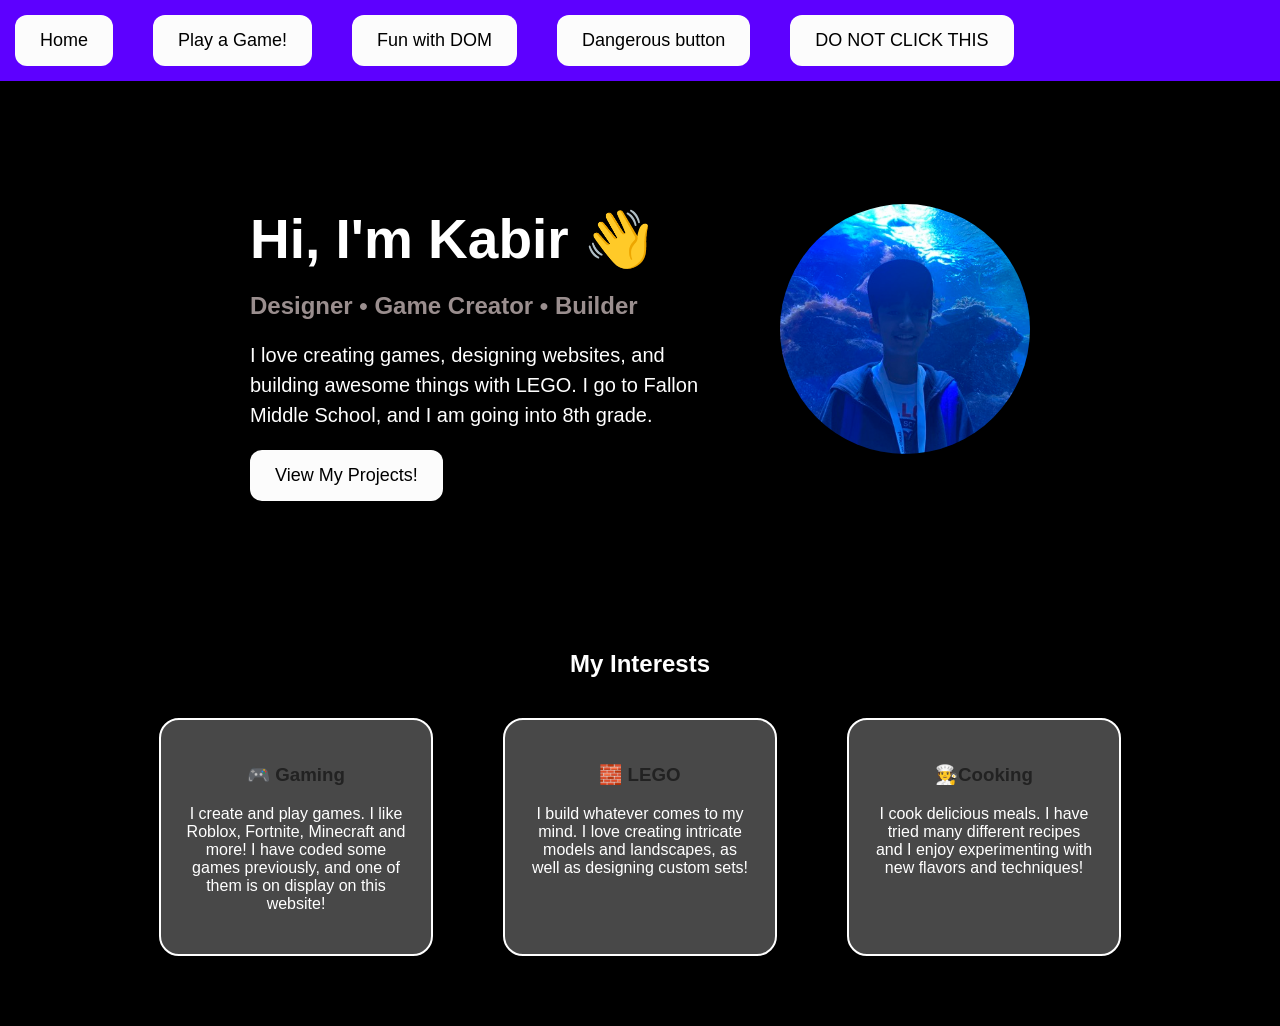
<file: index.html>
<!DOCTYPE html>

<html lang="en">

    <head>
        <meta charset="UTF-8">
        <meta name="viewport" content="width=device-width, initial-scale=1.0">
        <title>All About Me</title>
                              
        <link rel="stylesheet" href="style.css?v=original-style-1">

    </head>
    <body>

<nav>
    
    <div class="nav-links">
        <button onclick="window.location.href='index.html'">
        Home
        </button>
        <button onclick="window.location.href='game.html'">
        Play a Game!
        </button>
        <button onclick="window.location.href='dom.html'">
        Fun with DOM
        </button>
        <button onclick="window.location.href='rickroll.html'">
        Dangerous button
        </button>
        <button onclick="window.location.href='danger.html'">
        DO NOT CLICK THIS
        </button>
    </div>
</nav>


<section class="hero">

    <div class="hero-text">
        <h1>Hi, I'm Kabir 👋</h1>

        <h2>
            Designer • Game Creator • Builder
        </h2>

        <p>
            I love creating games, designing websites,
            and building awesome things with LEGO. I go to Fallon Middle School, and I am going into 8th grade. 
        </p>

        
        <button onclick="window.location.href='project.html'">
        View My Projects!
        </button>
    </div>


    <div class="hero-image">
        <img src="images/55455FA6-52C7-4349-827C-5D63ACBA8C07_4_5005_c.jpeg" alt="Kabir">
    </div>

</section>


<section class="cards">

<h2>My Interests</h2>

<div class="card-container">

<div class="card">
<h3>🎮 Gaming</h3>
<p>I create and play games. I like Roblox, Fortnite, Minecraft and more! I have coded some games previously, and one of them is on display on this website!</p>
</div>


<div class="card">
<h3>🧱 LEGO</h3>
<p>I build whatever comes to my mind. I love creating intricate models and landscapes, as well as designing custom sets!</p>
</div>


<div class="card">
<h3>🧑‍🍳Cooking</h3>
<p>I cook delicious meals. I have tried many different recipes and I enjoy experimenting with new flavors and techniques!</p>
</div>


</div>

</section>


</body>


</html>
</file>
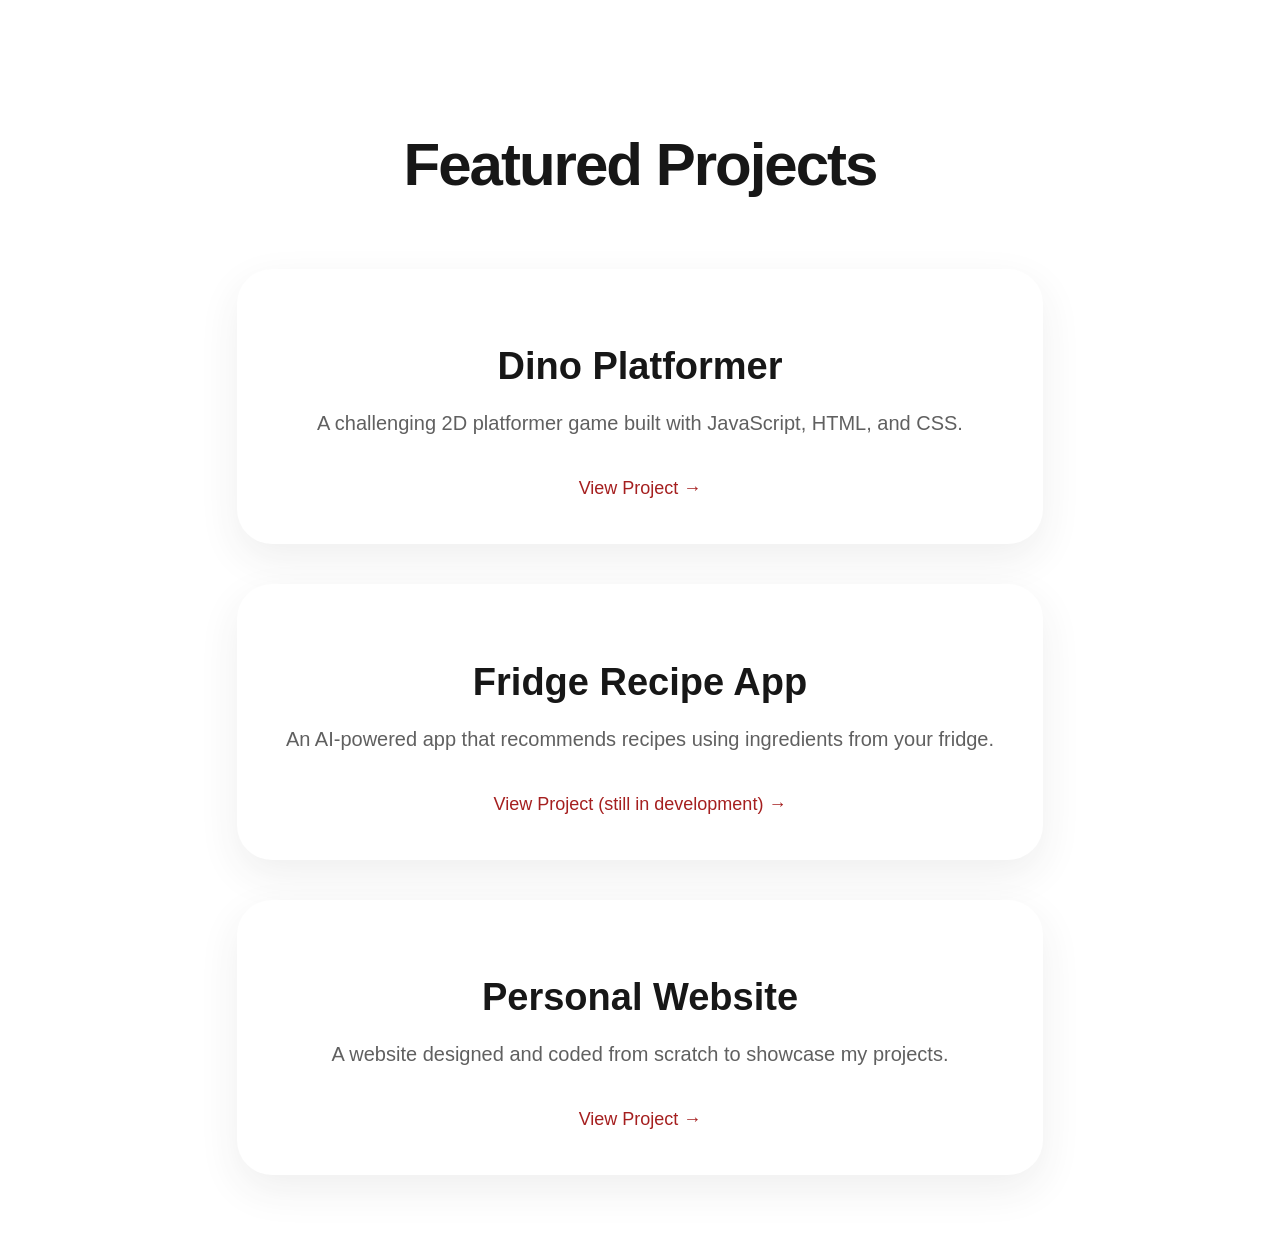
<file: project.html>
<!DOCTYPE html>
<html lang="en">
<head>
    <meta charset="UTF-8">
    <meta name="viewport" content="width=device-width, initial-scale=1.0">
    <title>Featured Projects</title>
    <link rel="stylesheet" href="project.css?v=red-black-1">
</head>

<body>

    <section class="projects">

        <h1>Featured Projects</h1>

        <div class="project-container">

            <div class="project-bubble">
                <h2>Dino Platformer</h2>
                <p>
                    A challenging 2D platformer game built with
                    JavaScript, HTML, and CSS.
                </p>
                <a href="game.html">View Project →</a>
            </div>


            <div class="project-bubble">
                <h2>Fridge Recipe App</h2>
                <p>
                    An AI-powered app that recommends recipes
                    using ingredients from your fridge.
                </p>
                <a href="cooking.html">View Project (still in development) →</a>
            </div>


            <div class="project-bubble">
                <h2>Personal Website</h2>
                <p>
                    A website designed and coded from scratch
                    to showcase my projects.
                </p>
                <a href="index.html">View Project →</a>
            </div>

        </div>

    </section>

</body>
</html>
</file>
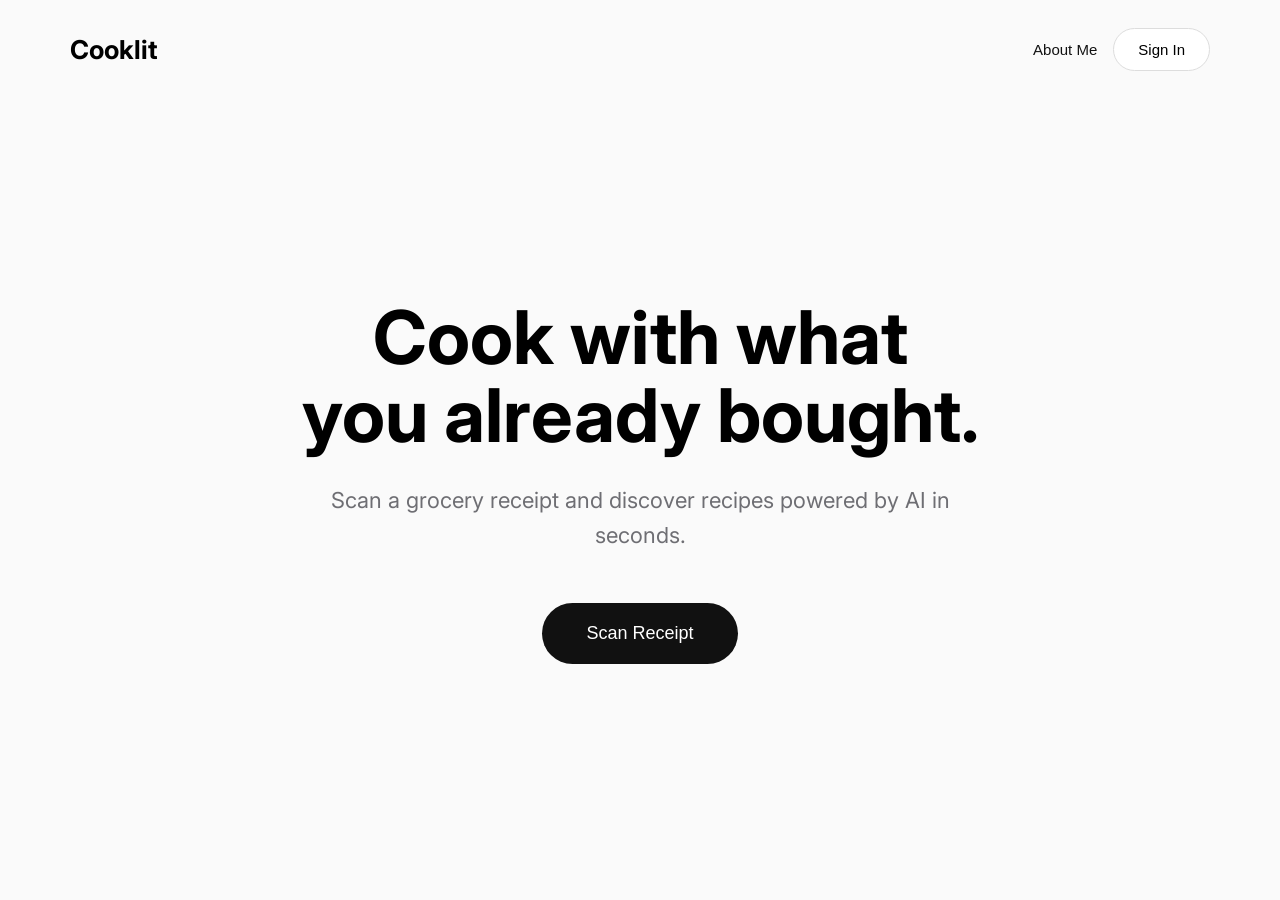
<file: Practice 1/cooking.html>
<!DOCTYPE html>
<html lang="en">
<head>
    <meta charset="UTF-8">
    <meta name="viewport" content="width=device-width, initial-scale=1.0">
    <title>Cooklit</title>

    <link rel="stylesheet" href="cooking.css">

    <!-- Apple-like font -->
    <link href="https://fonts.googleapis.com/css2?family=Inter:wght@300;400;500;600;700&display=swap" rel="stylesheet">
</head>
<body>

    <nav>
    <div class="logo">Cooklit</div>

    <div class="navButtons">
        <button class="aboutButton" onclick="window.location.href='index.html'">
            About Me
        </button>

       <button
         class="navButton"
            onclick="window.location.href='signin.html'"
        >
            Sign In
        </button>
    </div>
    </nav>

    <main class="hero">

        <h1>
            Cook with what<br>
            you already bought.
        </h1>

        <p>
            Scan a grocery receipt and discover recipes
            powered by AI in seconds.
        </p>

        <button class="ctaButton" onclick="window.location.href='camera.html'">
        Scan Receipt
        </button>

    </main>
<script src="cooking.js"></script>
</body>
</html>
</file>
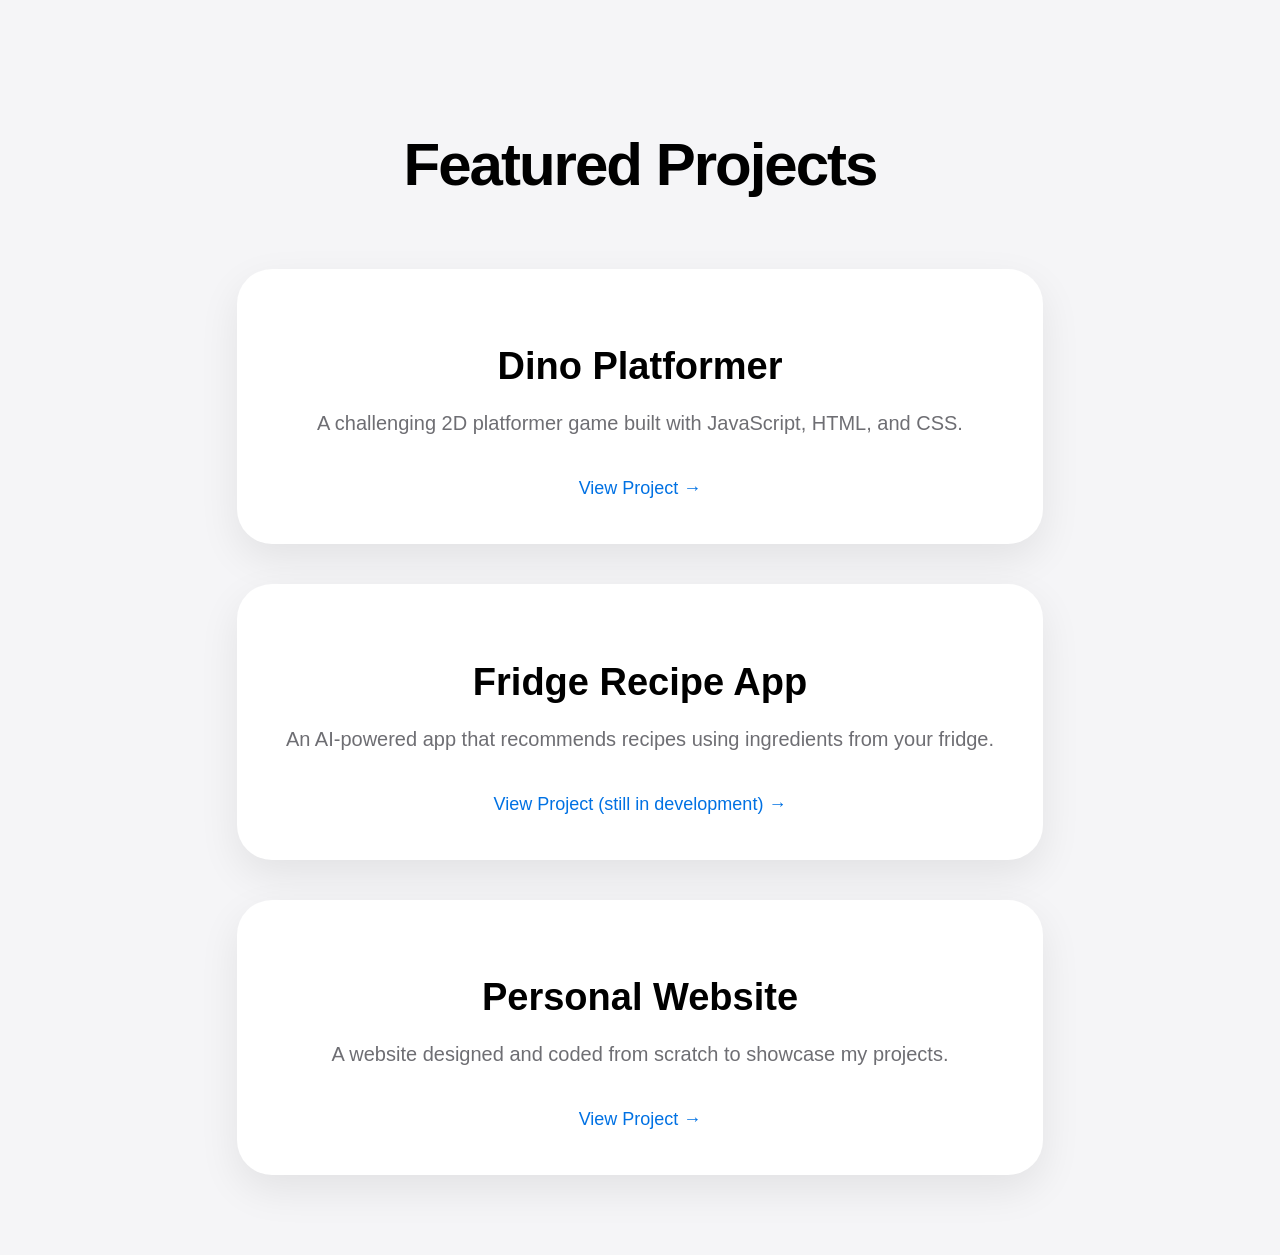
<file: Practice 1/project.html>
<!DOCTYPE html>
<html>
<head>
    <title>Featured Projects</title>
    <link rel="stylesheet" href="project.css">
</head>

<body>

    <section class="projects">

        <h1>Featured Projects</h1>

        <div class="project-container">

            <div class="project-bubble">
                <h2>Dino Platformer</h2>
                <p>
                    A challenging 2D platformer game built with
                    JavaScript, HTML, and CSS.
                </p>
                <a href="game.html">View Project →</a>
            </div>


            <div class="project-bubble">
                <h2>Fridge Recipe App</h2>
                <p>
                    An AI-powered app that recommends recipes
                    using ingredients from your fridge.
                </p>
                <a href="cooking.html">View Project (still in development) →</a>
            </div>


            <div class="project-bubble">
                <h2>Personal Website</h2>
                <p>
                    A website designed and coded from scratch
                    to showcase my projects.
                </p>
                <a href="index.html">View Project →</a>
            </div>

        </div>

    </section>

</body>
</html>
</file>
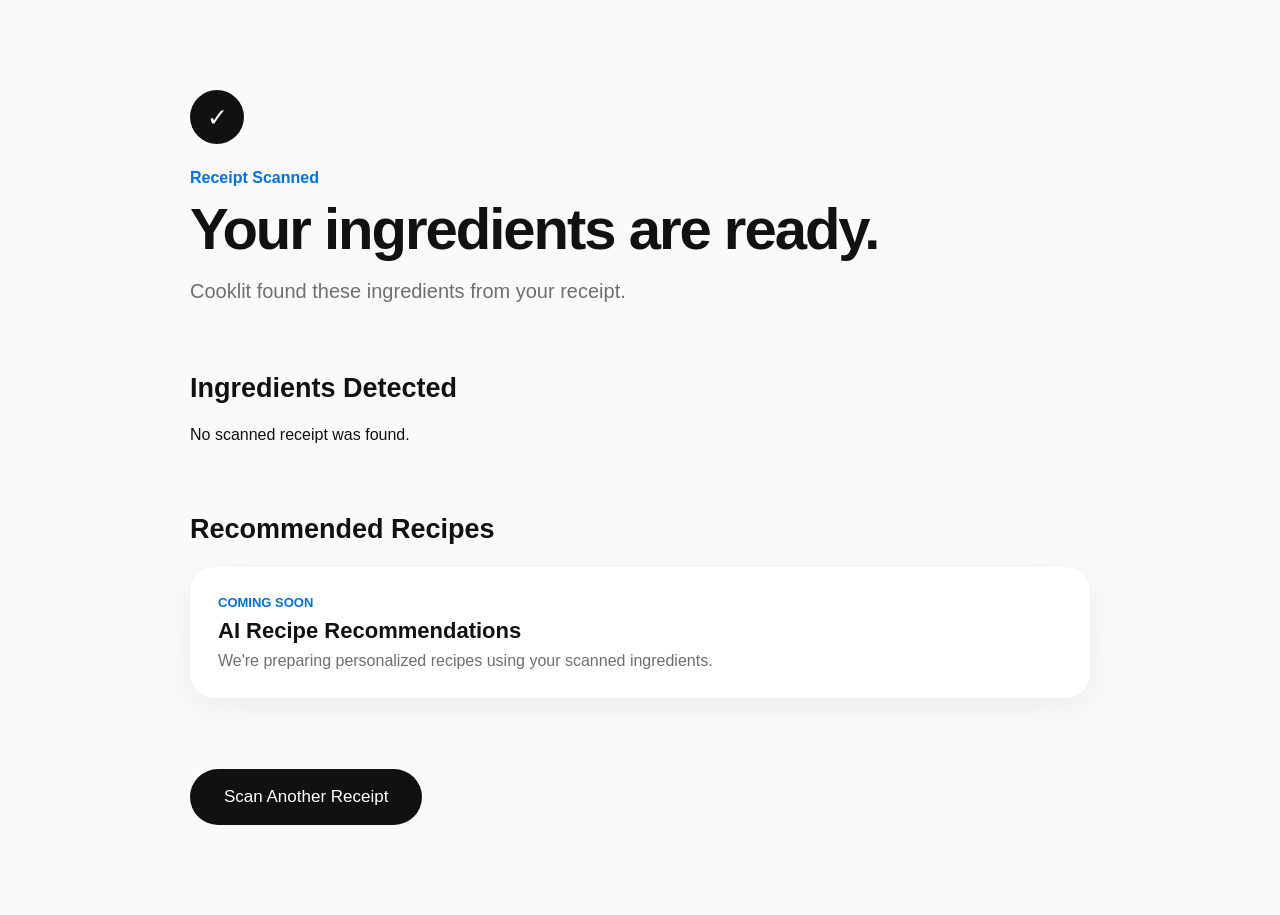
<file: Practice 1/results.html>
<!DOCTYPE html>
<html lang="en">

<head>

    <meta charset="UTF-8">

    <meta
        name="viewport"
        content="width=device-width, initial-scale=1.0"
    >

    <title>Your Recipes | Cooklit</title>

    <link rel="stylesheet" href="results.css">

</head>

<body>

    <main class="resultsContainer">

        <div class="successIcon">
            ✓
        </div>

        <p class="eyebrow">
            Receipt Scanned
        </p>

        <h1>
            Your ingredients are ready.
        </h1>

        <p class="subtitle">
            Cooklit found these ingredients from your receipt.
        </p>


        <!-- INGREDIENTS -->

        <section class="ingredientsSection">

            <h2>Ingredients Detected</h2>

            <p id="emptyMessage">
                Loading ingredients...
            </p>

            <div
                class="ingredientList"
                id="ingredientList"
            >

            </div>

        </section>


        <!-- RECIPES -->

        <section class="recipesSection">

            <h2>Recommended Recipes</h2>

            <article class="recipe">

                <div>

                    <p class="recipeLabel">
                        Coming Soon
                    </p>

                    <h3>
                        AI Recipe Recommendations
                    </h3>

                    <p>
                        We're preparing personalized recipes using your scanned ingredients.
                    </p>

                </div>

            </article>

        </section>


        <!-- BUTTON -->

        <button onclick="window.location.href='camera.html'">

            Scan Another Receipt

        </button>

    </main>


    <script src="results.js"></script>

</body>

</html>
</file>
<file: style.css>
body {
    background-color: rgb(29, 1, 81);
    font-family: Times New Roman
        ;
}

h1 {
    color: rgb(255, 255, 255);
}

p {
    color: rgb(255, 255, 255);
}

h2 {
    color: rgb(255, 255, 255);
}

a {
    color: rgb(255, 255, 255);
}


.card{
    padding: 15px;
    border: 2px solid white;
    margin: 20px;
    width: 250px;
    height:auto;

    background-image: url("https://img.magnific.com/free-vector/abstract-paper-cut-shape-wave-background_474888-4650.jpg?semt=ais_hybrid&w=740&q=80");
    background-size: cover;
    background-position:center;
}


nav {
    background-color: #000000;
    color: rgb(82, 0, 223);
    padding: 10px 30px;
    display: flex;
    justify-content: space-between;
    align-items: center;
}
nav .nav-links{
    list-style: none;
    display: flex;
   gap: 20px;
}
nav a {
    color: white;
    text-decoration: none;
}
body {
    margin: 0;
    font-family: Arial, sans-serif;
    background: #000000;
    color: #222;
}


/* NAVBAR */

nav {
    background: #5d00ff;
    padding: 15px;
}

nav .nav-links {
    display:flex;
    justify-content:center;
    gap:40px;
    list-style:none;
}

nav a {
    color:rgb(255, 255, 255);
    text-decoration:none;
    font-size:18px;
}


/* HERO */

.hero {

    display:flex;
    justify-content:center;
    align-items:center;
    gap:80px;

    padding:80px;

}


.hero-text {
    width:450px;
}


.hero h1 {
    font-size:55px;
    margin-bottom:10px;
}


.hero h2 {
    color:#9a8e8e;
}


.hero p {
    font-size:20px;
    line-height:1.5;
}


button {

    background:#fcfcfc;
    color:rgb(0, 0, 0);

    border:none;
    padding:15px 25px;

    border-radius:12px;

    font-size:18px;

}


/* IMAGE */

.hero-image img {

    width:250px;
    height:250px;

    border-radius:50%;

    object-fit:cover;

}


/* CARDS */

.cards {

    text-align:center;
    padding:50px;

}


.card-container {

    display:flex;
    justify-content:center;
    gap:30px;

}


.card {

    background:rgb(72, 72, 72);

    width:220px;

    padding:25px;

    border-radius:20px;

    box-shadow:0 10px 25px rgba(0,0,0,.1);

}
</file>
<file: project.css>
@import url("theme.css?v=red-black-1");

body {
    margin: 0;
    font-family: -apple-system, BlinkMacSystemFont, "Segoe UI", sans-serif;
    background: var(--page-background);
}


.projects {
    padding: 80px 10%;
    text-align: center;
}


.projects h1 {
    font-size: 60px;
    font-weight: 700;
    letter-spacing: -2px;
    margin-bottom: 70px;
}


.project-container {
    display: flex;
    flex-direction: column;
    align-items: center;
    gap: 40px;
}


.project-bubble {

    background: var(--surface);

    width: 70%;
    max-width: 750px;

    padding: 45px;

    border-radius: 35px;

    box-shadow: 0 15px 40px rgba(45,51,47,0.08);

    transition: 0.3s;
}


.project-bubble:hover {

    transform: translateY(-10px);

    box-shadow: 0 25px 50px rgba(45,51,47,0.15);

}


.project-bubble h2 {

    font-size: 38px;
    margin-bottom: 15px;

}


.project-bubble p {

    font-size: 20px;
    color: var(--muted);
    line-height: 1.5;

}


.project-bubble a {

    display: inline-block;

    margin-top: 20px;

    color: var(--red-dark);

    font-size: 18px;

    text-decoration: none;

}
button { background: var(--red); color: #ffffff; }
button:hover { background: var(--red-dark); }
</file>
<file: Practice 1/cooking.css>
*{
    margin:0;
    padding:0;
    box-sizing:border-box;
}

body{
    font-family:'Inter',sans-serif;
    background:#FAFAFA;
    color:#000000;
}

/* NAVBAR */

nav{
    width:100%;
    padding:28px 70px;

    display:flex;
    justify-content:space-between;
    align-items:center;
}
.navButtons{
    display:flex;
    align-items:center;
    gap:16px;
}

.logo{
    font-size:26px;
    font-weight:700;
}

.navButton{

    background:white;
    border:1px solid #ddd;

    padding:12px 24px;

    border-radius:999px;

    font-size:15px;

    cursor:pointer;

    transition:.3s;
}

.navButton:hover{

    background:#111;
    color:white;

}

/* HERO */

.hero{

    min-height:85vh;

    display:flex;

    flex-direction:column;

    justify-content:center;

    align-items:center;

    text-align:center;

    padding:40px;
}

.hero h1{

    font-size:74px;

    font-weight:700;

    line-height:1.05;

    max-width:900px;
}

.hero p{

    margin-top:28px;

    font-size:22px;

    color:#6E6E73;

    max-width:650px;

    line-height:1.6;
}

.ctaButton{

    margin-top:50px;

    background:#111;

    color:white;

    border:none;

    border-radius:999px;

    padding:20px 44px;

    font-size:18px;

    cursor:pointer;

    transition:.35s;
}

.ctaButton:hover{

    transform:translateY(-3px);

    box-shadow:0 12px 35px rgba(0,0,0,.15);

}
.aboutButton{

    background:transparent;

    border:none;

    color:#111;

    font-size:15px;

    font-weight:500;

    cursor:pointer;

    transition:.3s;
}

.aboutButton:hover{

    color:#6E6E73;

}
</file>
<file: Practice 1/project.css>
body {
    margin: 0;
    font-family: -apple-system, BlinkMacSystemFont, "Segoe UI", sans-serif;
    background: #f5f5f7;
}


.projects {
    padding: 80px 10%;
    text-align: center;
}


.projects h1 {
    font-size: 60px;
    font-weight: 700;
    letter-spacing: -2px;
    margin-bottom: 70px;
}


.project-container {
    display: flex;
    flex-direction: column;
    align-items: center;
    gap: 40px;
}


.project-bubble {

    background: white;

    width: 70%;
    max-width: 750px;

    padding: 45px;

    border-radius: 35px;

    box-shadow: 0 15px 40px rgba(0,0,0,0.08);

    transition: 0.3s;
}


.project-bubble:hover {

    transform: translateY(-10px);

    box-shadow: 0 25px 50px rgba(0,0,0,0.15);

}


.project-bubble h2 {

    font-size: 38px;
    margin-bottom: 15px;

}


.project-bubble p {

    font-size: 20px;
    color: #6e6e73;
    line-height: 1.5;

}


.project-bubble a {

    display: inline-block;

    margin-top: 20px;

    color: #0071e3;

    font-size: 18px;

    text-decoration: none;

}
</file>
<file: Practice 1/results.css>
*{
    margin:0;
    padding:0;
    box-sizing:border-box;
}

body{
    min-height:100vh;

    font-family:Arial, sans-serif;

    background:#fafafa;
    color:#111;
}

.resultsContainer{
    width:min(900px, 90%);

    margin:auto;
    padding:90px 0;
}

.successIcon{
    width:54px;
    height:54px;

    display:flex;
    justify-content:center;
    align-items:center;

    border-radius:50%;

    background:#111;
    color:white;

    font-size:25px;
}

.eyebrow{
    margin-top:25px;

    font-size:16px;
    font-weight:600;

    color:#0071e3;
}

h1{
    margin-top:12px;

    max-width:700px;

    font-size:58px;
    line-height:1.05;
    letter-spacing:-2px;
}

.subtitle{
    margin-top:20px;

    font-size:20px;
    color:#6e6e73;
}

.ingredientsSection,
.recipesSection{
    margin-top:70px;
}

h2{
    margin-bottom:22px;

    font-size:27px;
}

.ingredientList{
    display:flex;
    flex-wrap:wrap;

    gap:12px;
}

.ingredientList span{
    padding:13px 20px;

    border-radius:999px;

    background:#e8e8ed;

    font-size:16px;
}

.recipe{
    display:flex;
    justify-content:space-between;
    align-items:center;

    margin-bottom:16px;
    padding:28px;

    border-radius:24px;

    background:white;

    box-shadow:0 10px 35px rgba(0,0,0,0.06);

    transition:transform 0.3s, box-shadow 0.3s;
}

.recipe:hover{
    transform:translateY(-4px);
    box-shadow:0 18px 45px rgba(0,0,0,0.1);
}

.recipe h3{
    margin-bottom:8px;

    font-size:22px;
}

.recipe p{
    color:#6e6e73;
}

.recipeLabel{
    margin-bottom:8px;

    color:#0071e3 !important;

    font-size:13px;
    font-weight:700;
    text-transform:uppercase;
}

.recipeTime{
    padding:10px 16px;

    border-radius:999px;

    background:#f5f5f7;

    white-space:nowrap;
}

button{
    margin-top:55px;

    padding:18px 34px;

    border:none;
    border-radius:999px;

    background:#111;
    color:white;

    font-size:17px;

    cursor:pointer;

    transition:transform 0.3s, box-shadow 0.3s;
}

button:hover{
    transform:translateY(-3px);
    box-shadow:0 12px 35px rgba(0,0,0,0.15);
}

@media (max-width:650px){

    h1{
        font-size:43px;
    }

    .recipe{
        align-items:flex-start;
        gap:20px;
    }

}
</file>
